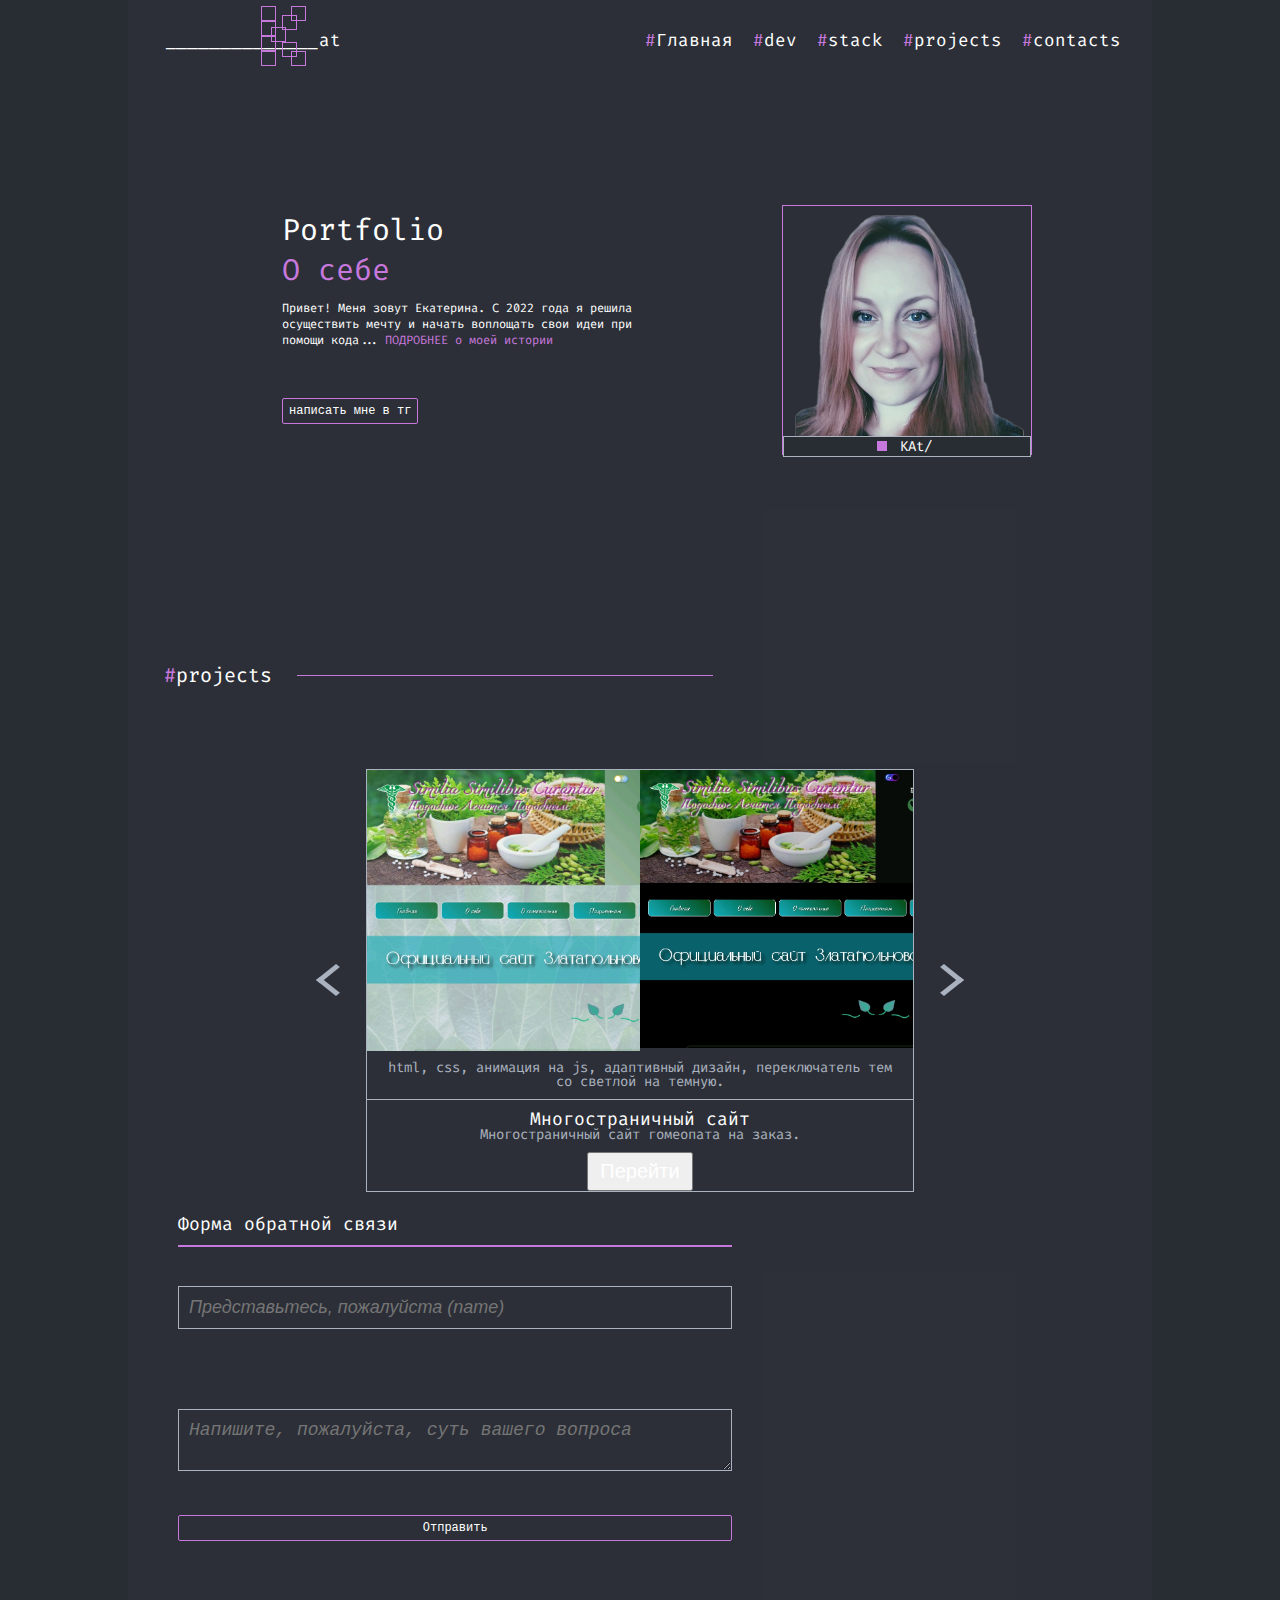
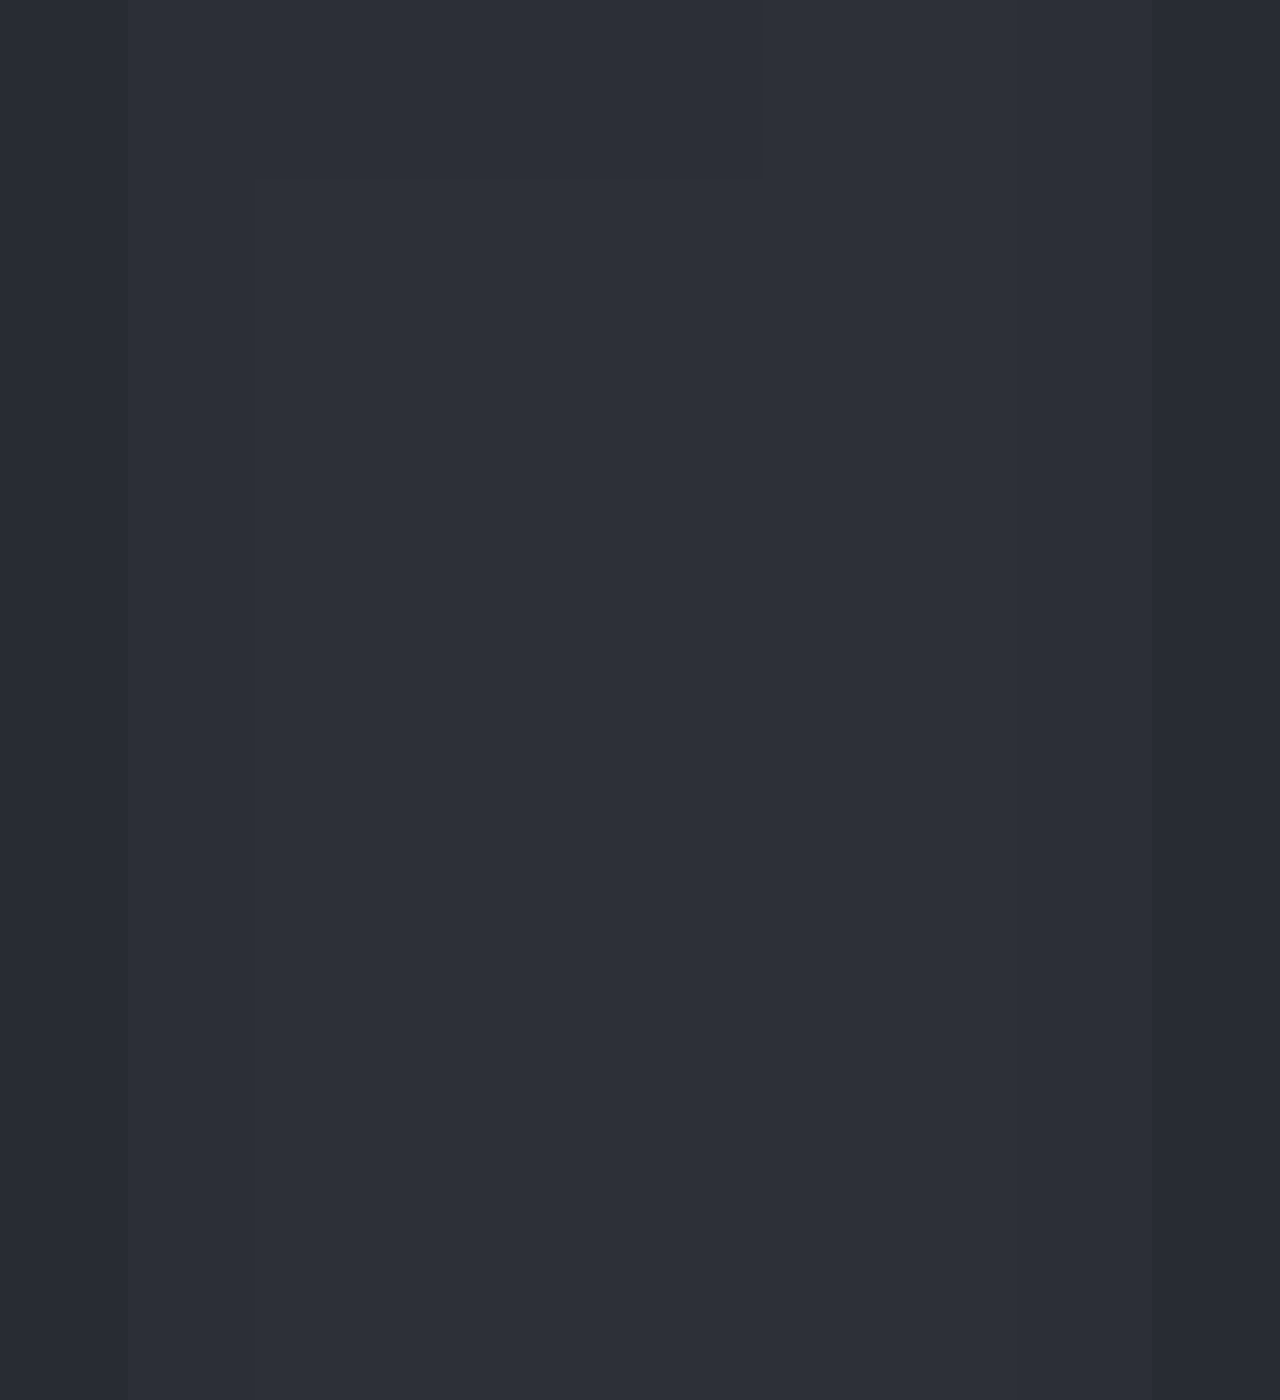
<file: index.html>
<!DOCTYPE html>
<html lang="ru">
<head>
    <meta charset="UTF-8">
    <meta http-equiv="X-UA-Compatible" content="IE=edge">
    <meta name="viewport" content="width=device-width, initial-scale=1.0">

    <meta name="description" content="портфолио фронтенд-разработчика">
    <meta name="keywords" content="IT-специалист, портфолио, фронтенд, разработчик, frontend, frontenddeveloper, frontend-developer, front-end, developer, frontend engineer, создание сайтов, разработка сайтов, верстка сайтов, робот, телеграм, телеграм-бот, телеграм бот, телеграмбот, бот для телеграм, создать бота для телеграм, как заказать бота на телеграм, верстальщик, программирование, IT, работник мечты, сайтодел, комсомолка, спортсменка, и просто красавица">

    <link rel="stylesheet" href="css/main.css">
    <link rel="apple-touch-icon" sizes="180x180" href="img/apple-touch-icon.png">

    <link rel="icon" type="image/png" sizes="32x32" href="img/favicon-32x32.png">
    <link rel="icon" type="image/png" sizes="16x16" href="img/favicon-16x16.png">
    <link rel="manifest" href="/site.webmanifest">
    <link rel="mask-icon" href="img/safari-pinned-tab.svg" color="#5bbad5">
    <meta name="msapplication-TileColor" content="#2b5797">
    <meta name="theme-color" content="#ffffff">
    <link rel="stylesheet" href="css/adaptive-mobile.css">
    <title>Portfolio</title>
</head>

<body>
<div class="container" id="container">
    <header class="header" id="header">
        <div class="header__wrapper">
            <nav class="nav">
                <div class="header__logo"><a href="https://t.me/katSchrodinger">
                    <span class="header__logo-link">______________at</span>
                    </a>
                </div>


                <ul class="nav-list">
                    <li class="nav-list__item"><a class="nav-list__link" href="./index.html" data-scroll=""><span class="pink">#</span>Главная</a></li>
                    <li class="nav-list__item"><a class="nav-list__link" href="#dev"><span class="pink">#</span>dev</a></li>
                    <li class="nav-list__item"><a class="nav-list__link" href="#stack" data-scroll="#stack" ><span class="pink">#</span>stack</a></li>
                    <li class="nav-list__item"><a class="nav-list__link" href="#projects" data-scroll="#projects"><span class="pink">#</span>projects</a></li>
                    <li class="nav-list__item"><a class="nav-list__link" href="#contacts" data-scroll="#contacts"><span class="pink">#</span>contacts</a></li>
                </ul>
            </nav>
        </div> <!-- header__wrapper -->
    </header>
</div>


    <main>
        <div class="squares squares-active">
        </div>

<!--        секция с визиточкой      приветствие    -->
        <section class="HELLO">
            <div class="HELLO__wrapper">

                <div class="HELLO__text">
                    <h1 class="HELLO__title">Portfolio<br>
                    <span class="pink">О себе</span></h1>
                    <p class="HELLO__subtitle">Привет! Меня зовут Екатерина. С 2022 года я решила осуществить мечту и начать воплощать свои идеи при помощи кода...<a href="https://github.com/frontenddevkan" target="_blank"><span class="pink">ПОДРОБНЕЕ о моей истории</span></a></p>                    <a href="https://t.me/katSchrodinger" class="header__logo-link" target="_blank" class="HELLO__link">
                        <button class="HELLO__button">написать мне в тг</button></a>
                </div>
                
                <div class="HELLO__photo">

                    <div class="HELLO__photo__wrapper">
                        <div class="status-icon"></div>
                        <div class="status"><a href="https://t.me/katSchrodinger" target="_blank" class="status__link">KAt/ </a></div>

                    </div> <!-- hello photo wrapper -->


                </div> <!-- hello photo -->



            </div> <!-- wrapper div -->
        </section>

<!--     секция направлений в айти - дев  -->


        <section class="dev" id="dev"> </section>

<!-- секция стэка -->

        <section class="stack" id="stack">


        </section>


<!--        секция проекты             -->



    <section class="projects" id="projects">
        <div class="projects__wrapper">
           <div class="projects__title">
                <h2 class="">
                    <a class="nav-list__link" href="#projects.html">
                        <span class="pink">#</span>projects</a>
                </h2>
                <div class="projects__line"></div>
                
            </div>

            <div class="projects__slider" id="projects-slider">

                <button class="prevBtn" id="prevBtn"><img class="prev-button-img" src="img/buttonPrev.svg" alt="переключатель на предыдущий проект"></button>
                 
                <div class="projects__slider-wrapper" id="slider-wrapper">
                  
                    <div class="projects__card card-visible">
                         <div class="projects__img">
                            <img class= "light" src="img/light.jpg" alt="проект светлой темы">
                            <img class="dark" src="img/dark.jpg" alt="проект темной темы">
                        </div>
                        <div class="projects__stack">
                            html, css, анимация на js, адаптивный дизайн, переключатель тем со светлой на темную.
                        </div>
                        <div class="projects__card-title">
                           <h3>Многостраничный сайт</h3>
                            <p>Многостраничный сайт гомеопата на заказ.</p> 
                            </div>
                            <button class="projects__button">
                                <a class="projects__link" href="https://github.com/frontenddevkan/multi-page-website" target="_blank">Перейти</a>
                            </button>
                
                    </div>

                    <div class="projects__card card-hidden">
                        <div class="projects__img">
                           <img class= "card2" src="img/light.jpg" alt="">
                        </div>
                       <div class="projects__stack">
                        джаваскрипт анимация. 
                       </div>
                       <div class="projects__card-title">
                          <h3>Портфолио</h3>
                           <p>Проекты, над которыми работала или работаю</p> 
                        </div>
                        <button>
                               <a class="projects__link" href="https://frontenddevkan.github.io/..." target="_blank">Перейти</a>
                        </button>
                    </div>
                    <div class="projects__card card-hidden">
                        <div class="projects__img">
                           <img class= "card2" src="img/light.jpg" alt="">
                        </div>
                       <div class="projects__stack">
                           landing page
                       </div>
                       <div class="projects__card-title">
                          <h3>Лендинг цветочного магазина</h3>
                           <p>Лендинг по макету из фигмы на учебном проекте школы RSSchool</p> 
                        </div>
                        <button>
                               <a class="projects__link" href="https://frontenddevkan.github.io/..." target="_blank">Перейти</a>
                        </button>
                    </div>

                </div>  <!--closed slider-wrapper-->


                <button class="nextBtn" id="nextBtn"><img class="next-button-img" src="img/buttonNext.svg" alt="переключатель на следующий проект"></button>
            
            </div> <!-- div slider closed-->

        </div>

    </section>

<!--   секция контактов  -->

<section class="contacts" id="contacts">


            <div class="contacts__wrapper">
                <h3 class="contacts__title">Форма обратной связи</h3>
                <div class="pink-line"></div>
                <form method="post" action="#" id="post" >
                    <label for="name" class="contacts__label"></label>
                    <input type="text" id="name" placeholder="Представьтесь, пожалуйста (name)"><br><br>

                    <textarea name="post_text" placeholder="Напишите, пожалуйста, суть вашего вопроcа"></textarea>
                    <button type="submit" class="button-send button" value="Отправить">Отправить</button>
                </form>

            </div>


</section>

    </main>

    <footer>

    </footer>



    <script src="https://code.jquery.com/jquery-3.7.1.min.js"></script>
    <script src="js/main.js"></script>

    <script src="js/projects.js"></script>

</div>
</body>
</html>
</file>
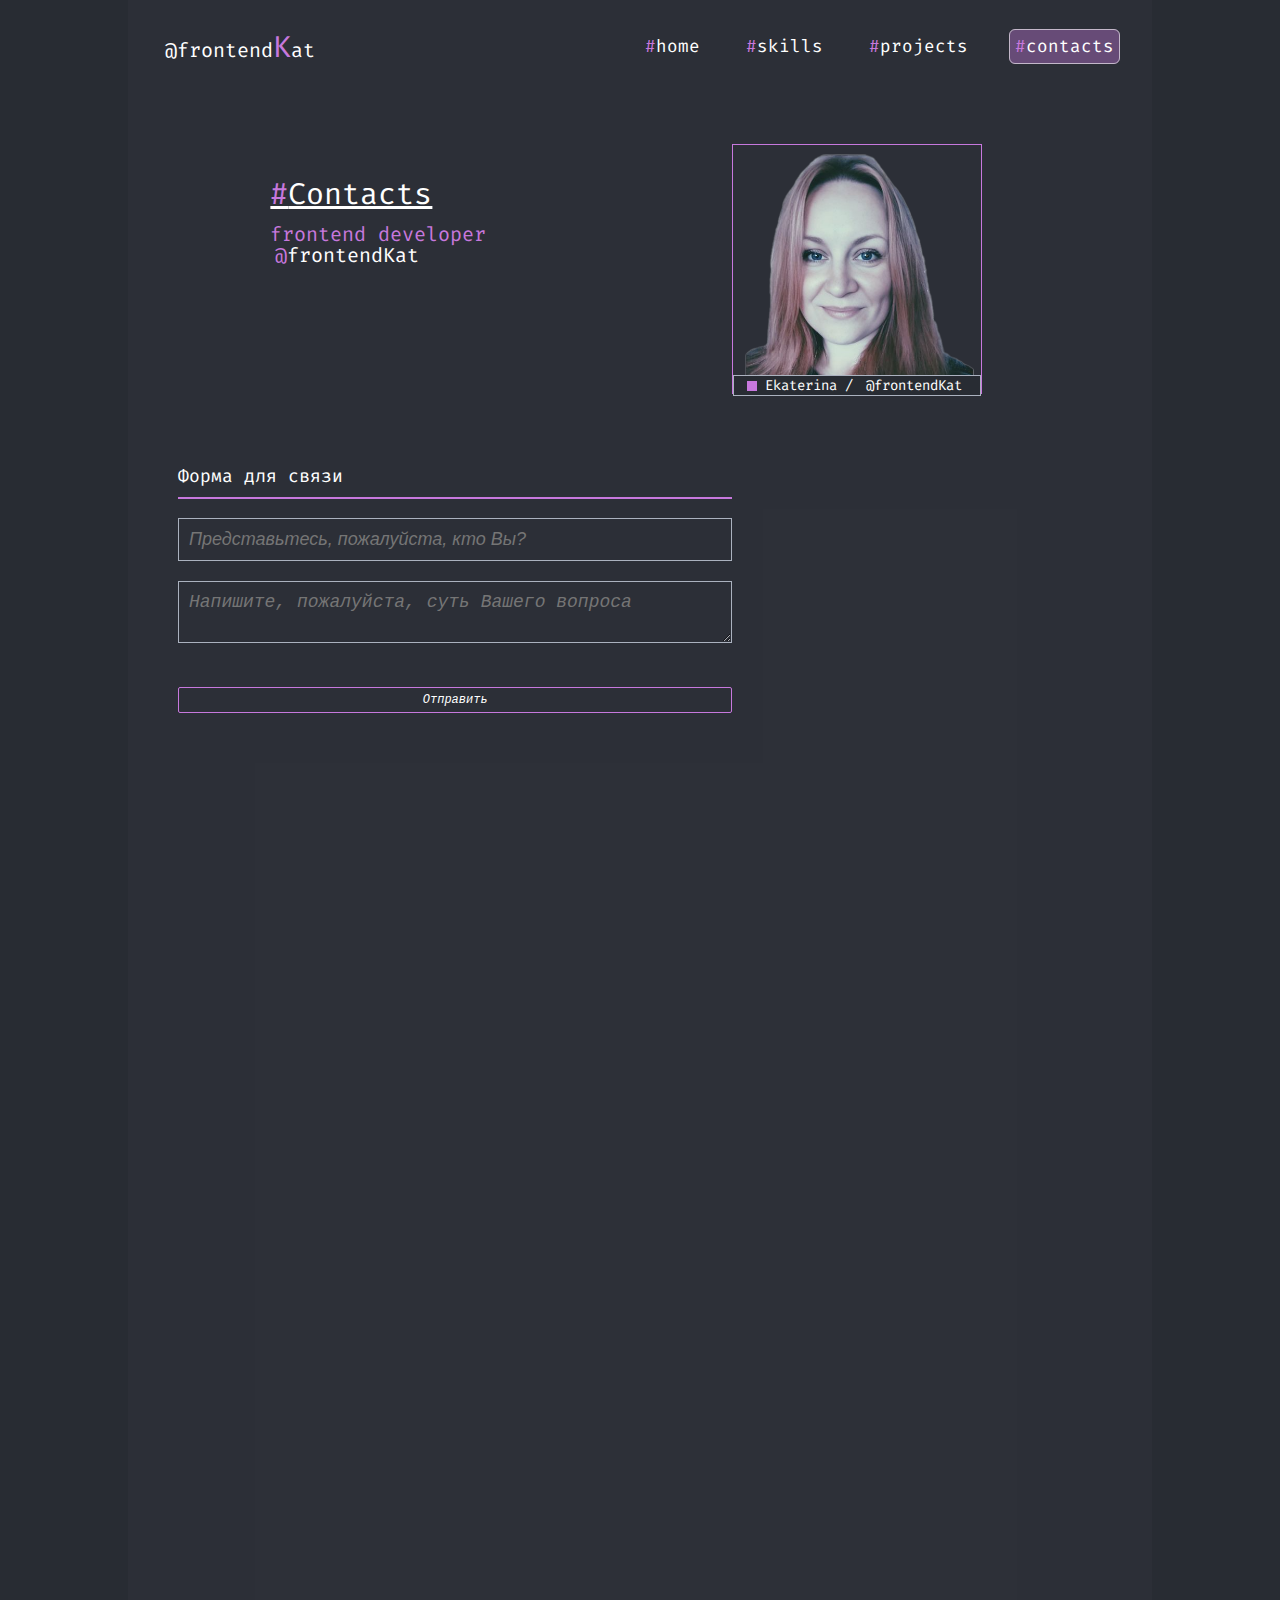
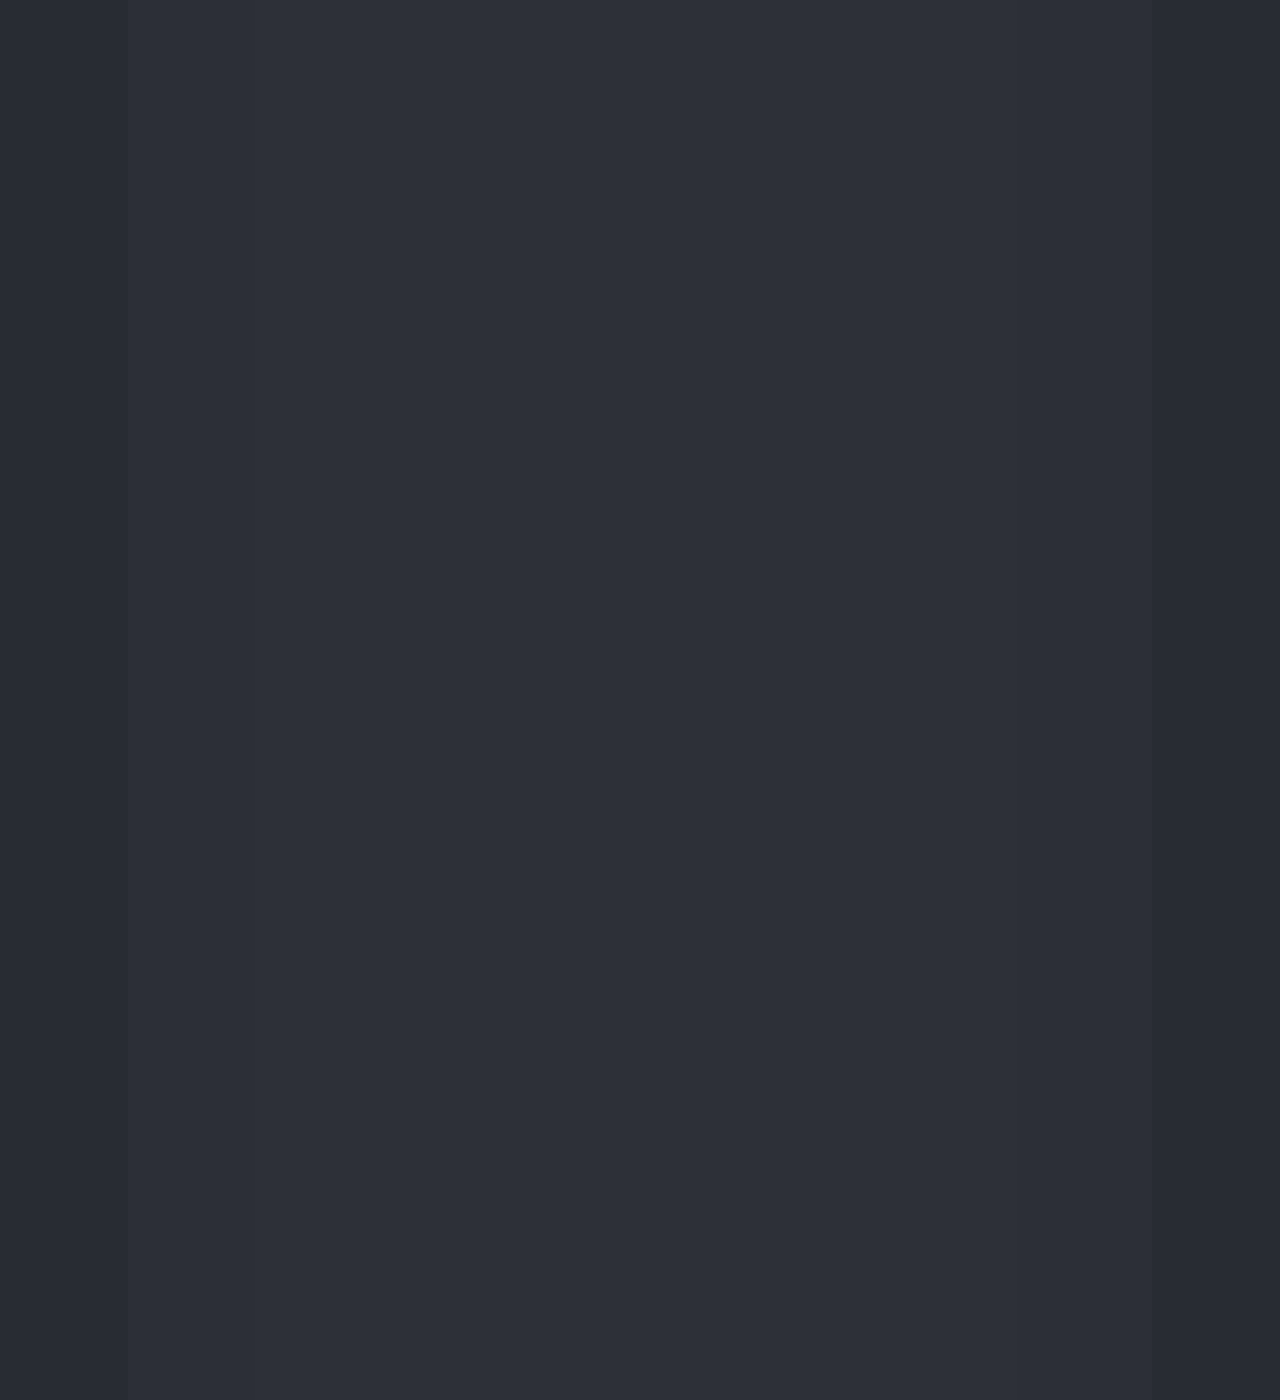
<file: contacts.html>
<!DOCTYPE html>
<html lang="ru">
<head>
    <meta charset="UTF-8">
    <meta http-equiv="X-UA-Compatible" content="IE=edge">
    <meta name="viewport" content="width=device-width, initial-scale=1.0">

    <meta name="description" content="портфолио фронтенд-разработчика">
    <meta name="keywords" content="IT-специалист, портфолио, фронтенд, разработчик, frontend, frontenddeveloper, frontend-developer, front-end, developer, frontend engineer, создание сайтов, разработка сайтов, верстка сайтов, верстальщик, программирование, IT, работник мечты, сайтодел, комсомолка, спортсменка, и просто красавица">

    <link rel="stylesheet" href="css/main.css">
    <link rel="apple-touch-icon" sizes="180x180" href="img/apple-touch-icon.png">

    <link rel="icon" type="image/png" sizes="32x32" href="img/favicon-32x32.png">
    <link rel="icon" type="image/png" sizes="16x16" href="img/favicon-16x16.png">
    <link rel="manifest" href="/site.webmanifest">
    <link rel="mask-icon" href="img/safari-pinned-tab.svg" color="#5bbad5">
    <meta name="msapplication-TileColor" content="#2b5797">
    <meta name="theme-color" content="#ffffff">
    <title>Contacts</title>

</head>

<body>
<div class="container" id="container">
    <header class="header" id="header">
        <div class="header__wrapper">
            <nav class="nav">
                <div class="header__logo">
                    <a href="https://t.me/frontendkat" style="font-size: 1rem"><span class="header__logo-link">@frontend<span class="pink" style="font-size: 1.5rem">K</span>at</span></a>
                </div>

                <ul class="nav-list">
                    <li class="nav-list__item"><a class="nav-list__link" href="index.html" data-scroll=""><span class="pink">#</span>home</a></li>
                    <li class="nav-list__item"><a class="nav-list__link" href="#skills" data-scroll="#skiils"><span class="pink">#</span>skills</a></li>
                    <li class="nav-list__item"><a class="nav-list__link" href="#projects"><span class="pink">#</span>projects</a></li>
                    <li class="nav-list__item"><a class="nav-list__link here" href="./contacts.html"><span class="pink">#</span>contacts</a></li>

                </ul>
            </nav>


        </div> <!-- header__wrapper -->

    </header>

    <main>
        <div class="squares ">
        </div>
        <section class="contacts-HELLO">
            <div class="contacts-HELLO__wrapper">

                <div class="contacts-HELLO__text">
                    <h1 class="contacts-HELLO__title" style="text-decoration: underline"><span class="pink">#</span>Contacts</h1>
                    <br>
                    <span class="pink contacts-span" style="font-size: 1rem">frontend developer</span>
                    <h2 class="write-me">
                        <a class="telegram-link" style="font-size: 1rem"href="https://t.me/frontendkat">
                            <span class="pink" >@</span>frontendKat</a>
                    </h2>
                </div>

                <div class="HELLO__photo">

                    <div class="HELLO__photo__wrapper">
                        <div class="status-icon"></div>
                        <div class="status">Ekaterina / <a href="https://t.me/frontendKat" target="_blank" class="status__link">@frontendKat</a></div>

                    </div> <!-- hello photo wrapper -->


                </div> <!-- hello photo -->



            </div> <!-- wrapper div -->
        </section>

    <section class="send" id="send">
        <div class="contacts__wrapper">
           <h3 class="contacts__title">Форма для связи</h3>
           <div class="pink-line"></div>
           <form method="post" action="#" id="post" >
                <input type="text" name="input_name" placeholder="Представьтесь, пожалуйста, кто Вы?">
                <textarea name="post_text" placeholder="Напишите, пожалуйста, суть Вашего вопроcа"></textarea>
                <input type="submit" class="button-send button" value="Отправить">

           </form>

        </div>



    <footer>

    </footer>
</div> <!-- div of container -->

</body>
</html>
</file>
<file: css/adaptive-mobile.css>
/* css mobile  */

@media only screen
and (min-device-width : 320px)
and (max-device-width : 480px) {

    * {
        margin: 0;
        padding: 0;
        box-sizing: border-box;
    }

html {
    max-width: 320px;
    font-size: 0.8rem;

}

body {
    width: 320px;
    display: flex;
    flex-direction: column;
    justify-content: flex-start;
    align-items: center;

    }

html, body {
    overflow-x: hidden;
}

.header__logo, .header, main, footer, .nav {
    width: 100%;
    display: flex;
    justify-content: flex-start;
    flex-direction: column;
    align-items: flex-start;

}
.nav-list {
    width: 80%;
    display: flex;
    justify-content: flex-start;
    flex-direction: column;
    list-style: none;
    gap: 15px;
    align-items: flex-start;

}
.header__logo-link {
    display: none;
}

.HELLO, .HELLO__subtitle {
    width: 320px;
    display: flex;
    flex-direction: column;
    justify-content: flex-start;
    align-items: flex-start;
    font-size: 0.9rem;
    margin-bottom: 50px;

}

.HELLO__subtitle {
    width: 70%;
}
.HELLO__wrapper {
    margin: 0 10px;
    padding: 10px;
    width: 320px;
    box-sizing: border-box;
    display: flex;
    flex-direction: column;
    justify-content: flex-start;
    align-items: flex-start;
}

.HELLO__photo {
    background-image: url(../img/photo.jpg);
    display: flex;
    justify-content: flex-start;
    align-items: flex-start;
    flex-direction: column;
    width: 150px;
    height: 150px;
    background-size: cover;
    position: relative;

}
.HELLO__photo__wrapper{
    width: 100%;

    margin-top: 148px;
}
.HELLO__button {
    margin-bottom: 10px;
    width: 50%;
}

.status {
    width: 100%;

}

.projects__card1, .projects__card2, .projects__card3 {
    width: 100px;
    height: 100px;
    background-color: transparent;
    border: 1px solid var(--pink);

}

.projects__slider {

    display: flex;
    flex-direction: column;
    justify-content: space-around;
    background-color: transparent;
    gap: 20px;
}


/* ////////////   contacts /////////////////// */


.contacts-HELLO__wrapper {
    margin: 50px 50px 10px 50px;
    display: flex;
    justify-content: space-between;
    align-items: center;
    padding: 0;
}

.contacts-HELLO__text {
    display: flex;
    justify-content: flex-start;
    flex-direction: column;
    align-items: flex-start;
    margin-top: -10%;
    font-size: 1.5rem;
    margin-left: 10%;

}

.contacts-span  {
    margin-top: -15%;
}

.write-me {
    margin-top: -7%;
}

.contacts__title {
    color: #ffffff;
    line-height: normal;
}

.contacts__wrapper {
    padding: 10px 50px;
    display: flex;
    justify-content: space-between;
    flex-direction: column;
}

.contacts-HELLO {
    color: #ffffff;
    line-height: normal;
    margin-bottom: 60px;
}

.pink-line {
    width: 60%;
    border: 1px solid var(--pink);
    margin-top: 1%;
    margin-bottom: 2%;
}

#post {
    display: flex;
    flex-direction: column;
    width: 60%;
    gap: 20px;
    border-radius: 10px;

}

.post input[type="text"], textarea, input {
    padding: 10px;
    border: 1px solid var(--border-grey);
    font-style: italic;
    font-size: 0.9rem;
    background-color: transparent;
    color: #ffffff;
    animation: border 1.5s infinite linear;

}


.post textarea {
    height: 200px;
}


}
</file>
<file: css/main.css>
@import "reset.css";
@import url('https://fonts.googleapis.com/css2?family=Caveat:wght@400;500;600;700&family=Fira+Code:wght@400;500;600;700&display=swap');


:root {

    --pink: #C778DD;
    --black: #282C33;
    --grey: #3a3a4548;
    --white: #ffffff;
    --border-grey: #ABB2BF;

}


* {
    box-sizing: border-box;
}


html {
    max-width: 1600px;
    font-family: 'Fira Code', monospace;
    font-size: 20px;
    background-color: var(--black);
    display: flex;
    flex-direction: column;
    justify-content: space-evenly;
    align-items: center;
    margin: 0 auto;

}

body {
    width: 1024px;
    height: 3000px;
    background-color: var(--grey);
    position: relative;

}
.container {
    width: 100%;
    margin: 0 auto;

}


main {
    position: relative;
}

a {
    text-decoration: none;
    padding: 5px;
    color: #ffffff;
}

.nav {
    width: 100%;
    background-color: transparent;
    color: #ffffff;
    display: flex;
    justify-content: space-between;
    align-items: center;

}


.nav-list {
    width: 50%;
    display: flex;
    justify-content: space-between;
    align-items: center;
    list-style: none;
    gap: 10px;

}




.pink {
    color: var(--pink);
}


.header__logo__link {
    position: fixed;
    top: 4%;
    left: 18.5%;

}

.header {
    font-size: 0.875rem;
    padding: 32px;
}

/* .header.fixed {
    position: fixed;
    top: 0;
    left: 0;
    width: 100%;
    z-index: 1;
} */

.header__wrapper {
    width: 100%;


}

.squares {
    width: 300px;
    height: 300px;
    position: absolute;
    top: 10px;
    left: 10px;
    z-index: 10;
    background-color: rgba(0, 255, 255, 0.345);
}
.square {
    width: 10px;
    height: 10px;
    background-color: transparent;
    border: 0.7px solid var(--pink);

}

.animation-container {

    width: 100%;
    height: 100vh;
    background-color: transparent;
}




/* section INFO HELLO */





.HELLO {

    width: 100%;
    color: #ffffff;
    line-height: normal;
    margin-bottom: 200px;



}
.HELLO__subtitle {
    font-size: 0.6rem;
    width: 350px;
    margin-top: 10px;

}

.HELLO__title {
    font-size: 1.5rem;

}

.HELLO__wrapper {
    margin: 123px 0 0 154px;
    display: flex;
    justify-content: space-between;
    align-items: center;
}


.status-icon {
    width: 10px;
    height: 10px;
    background-color: var(--pink);

}

.HELLO__photo {
    background-image: url(../img/photo.png);

    width: 250px;
    height: 250px;
    background-size: cover;
    margin-right: 120px;

    position: relative;
    border: 0.5px solid var(--pink);
    z-index: 300;


}

.HELLO__photo__wrapper {
    width: 100%;
    margin-top: 230px;
    border: 0.5px solid #ABB2BF;
    display: flex;
    justify-content: center;
    align-items: center;
    gap: 8px;
    background-color: var(--black);
    z-index: 3;
    position: relative;
}

.status {
    font-size: 0.7rem;
}
.box1 {
    width: 250px;
    height: 250px;
    display: block;
    background-color: transparent;
    border: 0.5px solid var(--pink);
    position: absolute;
    top: -20px;
    left: 720px;
    z-index: -3;
    animation: position2 8s infinite;
}

.box2 {
    width: 250px;
    height: 250px;
    display: block;
    background-color: transparent;
    border: 0.5px solid var(--pink);
    position: absolute;
    top: -40px;
    left: 700px;
    z-index: -3;
    animation: position 8s infinite;
}


@keyframes position {
    0% {position: absolute;
        top: -20px;
        left: 720px;
    }

    50% {position: absolute;
        top: 0px;
        left: 745px;
    }

    100% {
        position: absolute;
        top: -20px;
        left: 720px;

    }
}

@keyframes position2 {
    0% {position: absolute;
        top: -40px;
        left: 700px;
    }

    50% {position: absolute;
        top: 0px;
        left: 745px;
    }

    100% {
        position: absolute;
    top: -40px;
    left: 700px;
    }
}

.box3 {
    width: 250px;
    height: 250px;
    display: block;
    background-color: transparent;
    border: 0.5px solid var(--pink);
    position: absolute;
    top: -60px;
    left: 680px;
    z-index: -3;
    animation: position3 8s infinite;
}


@keyframes position3 {
    0% {position: absolute;
        top: -60px;
    left: 680px;
    }

    50% {position: absolute;
        top: 0px;
        left: 745px;
    }

    100% {
        position: absolute;
        top: -60px;
    left: 680px;
    }
}

.HELLO__button, .button-send {

    display: flex;
    align-items: center;
    justify-content: center;
    margin-top: 24px;
    font-family: 'Courier New', Courier, monospace;

    border-radius: 2px;
    background-color: transparent;
    border: 0.5px solid var(--pink);
    color: var(--white);
    font-size: 0.6rem;
    padding: 5px 6px;



}

.HELLO__button:hover, .button-send:hover, .here, .header a:hover {
    background-color: #c778dd63;
    cursor: pointer;
    border:rgba(255, 255, 255, 0.603) 0.5px solid;
    border-radius: 6px;

    transition: all 600ms ease;
}


.squares {
    display: none;
}





/*------------------------- projects */




.projects {
    width: 100%;
    display: flex;
    justify-content: center;
    margin: 0;
    padding: 10px;
   
}

.projects__wrapper {
    height: 70vh;
    width: 70%;
    height: 540%;
    display: flex;
    flex-direction: column;
    
}

.projects__line {
    width: 50%;
    height: 1px;
    background-color: var(--pink);
    display: flex;
    justify-content: center;
 text-align: center;
 margin-top: 10px;

}


.projects__title {
    display: flex;
    align-items: start;
    justify-content: flex-start;
    gap: 20px;
    margin-bottom: 84px;
    margin-left: -130px;
   }



.projects__slider {
    width: 100%;
    display: flex;
    justify-content: space-around;
    /* text-align: center; */
    color: var(--white);

}

.projects__slider-wrapper {
    
    width: 100%;
    border: var(--border-grey) 0.5px solid;
    height: 90%;
    display: flex;
    justify-content: space-around;
    flex-direction: row;
    align-items: center;
    /* overflow: hidden;    */

}

.nextBtn, .prevBtn {
   /* width: 4rem;
   height: 4rem; */
    background-color: transparent;
    border: none;
    margin: 20px;
        
}

.card-visible {
    width: 100%;
    height: 100%;
    /* border: 0.5px solid var(--border-grey); */
    display: flex;
    flex-direction: column;
    align-items: center;
    justify-content: center;
}

.card-hidden {
    display: none;
}

.projects__img {
    width: 100%;
    display: flex;
    justify-content: space-around;
}

.light, .dark {
    width: 50%;
    height: 100%;

}

.card2 {
    width: 100%;
    height: 100%;
}

.projects__button {
    display: flex;
    justify-content: center;
}

.projects__stack, .projects__card-title {
    width: 100%;
    border: 0.5px solid var(--border-grey);
    display: flex;
    flex-direction: column;
    align-items: center;
    justify-content: center;
    font-size: 0.7rem;
    font-family: "Fira Code";
    font-weight: 400;
    border-top: none;
    border-left: 0;
    border-right: 0;
    color: var(--border-grey);
   
    padding: 10px;
    text-align: center;
}


.projects__card-title p {
    
    color: var(--border-grey);
    font-size: 0.7rem;
    display: flex;
    justify-content: center;
    border-left: 0;
    border-right: 0;
}

.projects__card-title h3 {
    margin: 0;
    color: var(--white);
    
}

.projects__card-title {
    border-bottom: none;
    
}
.projects__card1 button {
    border: 0.5px solid var(--border-grey);
    background-color: transparent;
    font-size: 0.6rem;
    
    display: flex;
    justify-content: center;
   padding: 2px;
   margin-bottom: 5px;
}

.prevBtn:hover, .nextBtn:hover {
    transform: scale(1.2);
    transition: 400ms ease;
    }

.prevBtn:active, .nextBtn:active {
    transform: scale(0.8);
    transition: 300ms ease;

}
/* ////////////   contacts /////////////////// */


.contacts-HELLO__wrapper {
    margin: 50px 50px 10px 50px;
    display: flex;
    justify-content: space-between;
    align-items: center;
    padding: 0;
}

.contacts-HELLO__text {
    display: flex;
    justify-content: flex-start;
    flex-direction: column;
    align-items: flex-start;
    margin-top: -10%;
    font-size: 1.5rem;
    margin-left: 10%;

}

.contacts-span  {
    margin-top: -15%;
}

.write-me {
    margin-top: -7%;
}

.contacts__title {
    color: #ffffff;
    line-height: normal;
}

.contacts__wrapper {
    padding: 10px 50px;
    display: flex;
    justify-content: space-between;
    flex-direction: column;
}

.contacts-HELLO {
    color: #ffffff;
    line-height: normal;
    margin-bottom: 60px;
}

.pink-line {
    width: 60%;
    border: 0.5px solid var(--pink);
    margin-top: 1%;
    margin-bottom: 2%;
}

#post {
    display: flex;
    flex-direction: column;
    width: 60%;
    gap: 20px;
    border-radius: 10px;

}

.post input[type="text"], textarea, input {
    padding: 10px;
    border: 0.6px solid var(--border-grey);
    font-style: italic;
    font-size: 0.9rem;
    background-color: transparent;
    color: #ffffff;
    animation: border 1.5s infinite linear;

}

@keyframes border {
    0% {
        border: 0.7px solid var(--border-grey);
    }

    50% {
        border: 0.7px solid var(--pink);
    }

    100% {
        border: 0.7px solid var(--border-grey);
    }

}

.post textarea {
    height: 200px;
}

h3 {
    font-size: 0.9rem;
}

.telegram-link:hover {
    color: var(--pink);
    cursor: pointer;
    text-decoration: underline;
}
</file>
